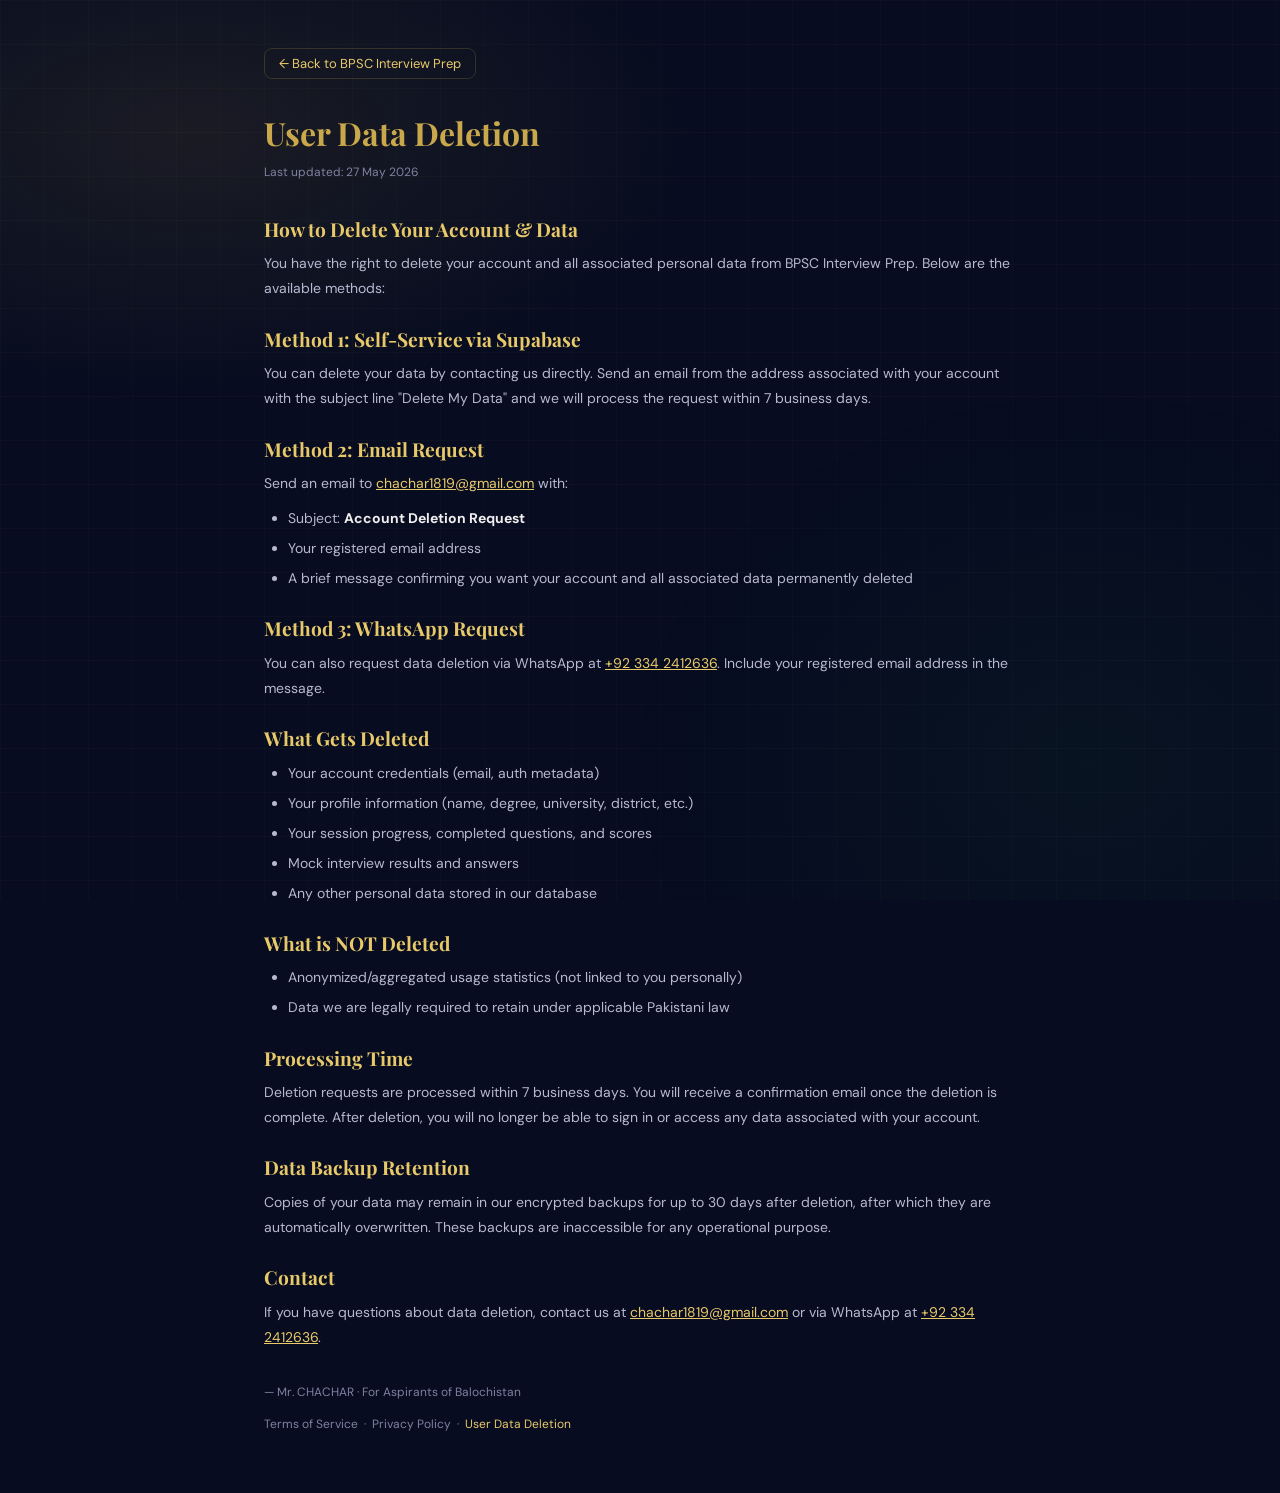
<file: src/delete-data.html>
<!DOCTYPE html>
<html lang="en">
<head>
<meta charset="UTF-8">
<meta name="viewport" content="width=device-width, initial-scale=1.0">
<title>User Data Deletion — BPSC Interview Prep</title>
<link href="https://fonts.googleapis.com/css2?family=Playfair+Display:wght@600;700;800&family=DM+Sans:wght@300;400;500;600&family=JetBrains+Mono:wght@400;500&display=swap" rel="stylesheet">
<style>
:root{--gold:#c9a84c;--gold-l:#e8c96a;--gold-d:#a07830;--navy:#0b1437;--navy2:#0f1a45;--navy3:#152060;--navy4:#1a2878;--em:#1a6b3c;--em-l:#27a05a;--em-d:#145530;--danger:#ef4444;--info:#0891b2;--amber:#f59e0b;--dark:#070c20;--dark2:#0a1028;--dark3:#0f1535;--dark4:#161e40;--border:rgba(201,168,76,0.1);--border2:rgba(201,168,76,0.2);--text:#f0eeee;--text2:#b8b8d0;--text3:#8080a0;--card:#0d1330}
*{box-sizing:border-box;margin:0;padding:0}
body{font-family:'DM Sans',sans-serif;background:var(--dark);color:var(--text);min-height:100vh;overflow-x:hidden}
.bg-fx{position:fixed;inset:0;z-index:0;pointer-events:none;background:radial-gradient(ellipse 70% 50% at 15% 15%,rgba(201,168,76,0.1) 0%,transparent 60%),radial-gradient(ellipse 60% 70% at 85% 85%,rgba(26,107,60,0.08) 0%,transparent 60%)}
.bg-grid{position:fixed;inset:0;z-index:0;pointer-events:none;background-image:linear-gradient(rgba(201,168,76,0.03) 1px,transparent 1px),linear-gradient(90deg,rgba(201,168,76,0.03) 1px,transparent 1px);background-size:44px 44px}
.page{position:relative;z-index:10;max-width:800px;margin:0 auto;padding:3rem 1.5rem}
h1{font-family:'Playfair Display',serif;font-size:2rem;color:var(--gold);margin-bottom:.5rem}
.updated{font-size:12px;color:var(--text3);margin-bottom:2rem}
h2{font-family:'Playfair Display',serif;font-size:1.2rem;color:var(--gold-l);margin:1.5rem 0 .6rem}
p,li{font-size:14px;line-height:1.8;color:var(--text2);margin-bottom:.6rem}
ul{padding-left:1.5rem;margin-bottom:1rem}
li{margin-bottom:.3rem}
strong{color:var(--text)}
.back{display:inline-block;margin-bottom:2rem;color:var(--gold-l);text-decoration:none;font-size:13px;border:1px solid var(--border2);padding:6px 14px;border-radius:8px;transition:all .15s}
.back:hover{background:rgba(201,168,76,0.1);border-color:var(--gold)}
</style>
</head>
<body>
<div class="bg-fx"></div><div class="bg-grid"></div>
<div class="page">
<a href="/" class="back">← Back to BPSC Interview Prep</a>
<h1>User Data Deletion</h1>
<p class="updated">Last updated: 27 May 2026</p>

<h2>How to Delete Your Account & Data</h2>
<p>You have the right to delete your account and all associated personal data from BPSC Interview Prep. Below are the available methods:</p>

<h2>Method 1: Self-Service via Supabase</h2>
<p>You can delete your data by contacting us directly. Send an email from the address associated with your account with the subject line "Delete My Data" and we will process the request within 7 business days.</p>

<h2>Method 2: Email Request</h2>
<p>Send an email to <a href="mailto:chachar1819@gmail.com" style="color:var(--gold-l)">chachar1819@gmail.com</a> with:</p>
<ul>
<li>Subject: <strong>Account Deletion Request</strong></li>
<li>Your registered email address</li>
<li>A brief message confirming you want your account and all associated data permanently deleted</li>
</ul>

<h2>Method 3: WhatsApp Request</h2>
<p>You can also request data deletion via WhatsApp at <a href="https://wa.me/923342412636" target="_blank" rel="noopener" style="color:var(--gold-l)">+92 334 2412636</a>. Include your registered email address in the message.</p>

<h2>What Gets Deleted</h2>
<ul>
<li>Your account credentials (email, auth metadata)</li>
<li>Your profile information (name, degree, university, district, etc.)</li>
<li>Your session progress, completed questions, and scores</li>
<li>Mock interview results and answers</li>
<li>Any other personal data stored in our database</li>
</ul>

<h2>What is NOT Deleted</h2>
<ul>
<li>Anonymized/aggregated usage statistics (not linked to you personally)</li>
<li>Data we are legally required to retain under applicable Pakistani law</li>
</ul>

<h2>Processing Time</h2>
<p>Deletion requests are processed within 7 business days. You will receive a confirmation email once the deletion is complete. After deletion, you will no longer be able to sign in or access any data associated with your account.</p>

<h2>Data Backup Retention</h2>
<p>Copies of your data may remain in our encrypted backups for up to 30 days after deletion, after which they are automatically overwritten. These backups are inaccessible for any operational purpose.</p>

<h2>Contact</h2>
<p>If you have questions about data deletion, contact us at <a href="mailto:chachar1819@gmail.com" style="color:var(--gold-l)">chachar1819@gmail.com</a> or via WhatsApp at <a href="https://wa.me/923342412636" target="_blank" rel="noopener" style="color:var(--gold-l)">+92 334 2412636</a>.</p>

<p style="margin-top:2rem;font-size:12px;color:var(--text3)">— Mr. CHACHAR · For Aspirants of Balochistan</p>
<p style="margin-top:8px;font-size:12px;color:var(--text3)">
  <a href="/terms" style="color:var(--text3);text-decoration:none">Terms of Service</a>
  &nbsp;·&nbsp;
  <a href="/privacy" style="color:var(--text3);text-decoration:none">Privacy Policy</a>
  &nbsp;·&nbsp;
  <a href="/delete-data" style="color:var(--gold-l);text-decoration:none">User Data Deletion</a>
</p>
</div>
</body>
</html>
</file>
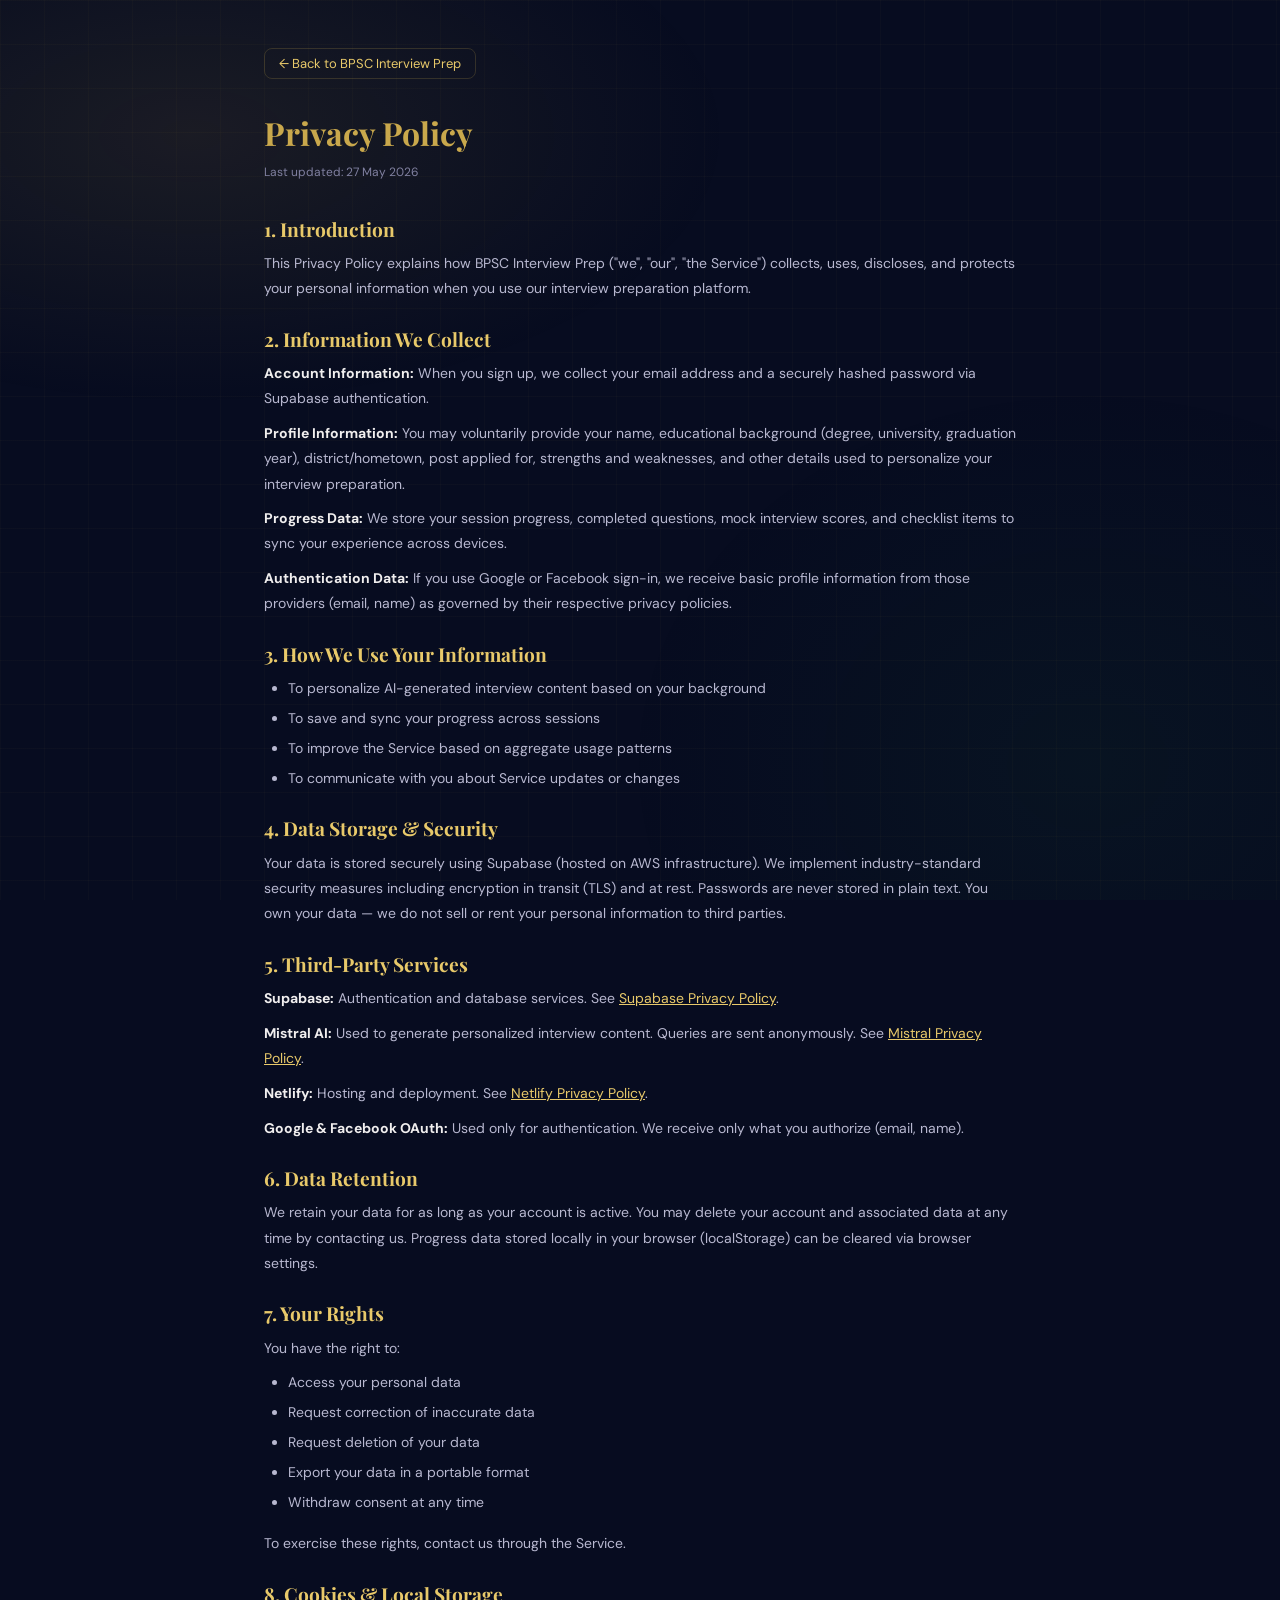
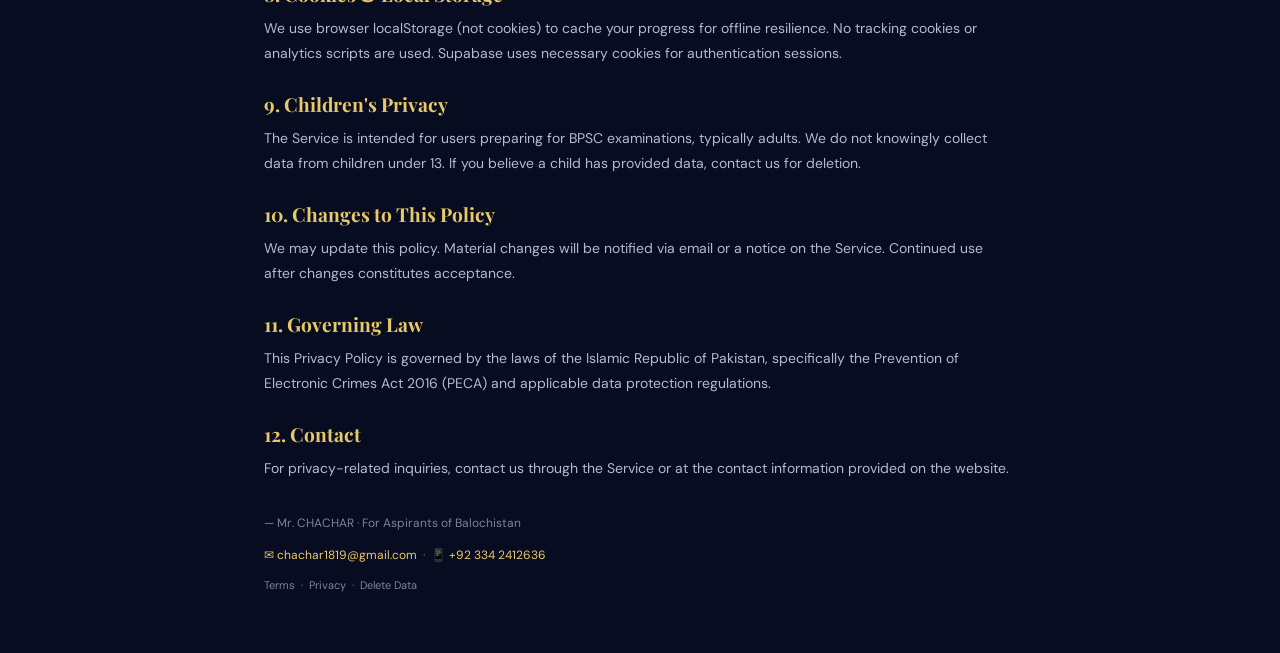
<file: src/privacy.html>
<!DOCTYPE html>
<html lang="en">
<head>
<meta charset="UTF-8">
<meta name="viewport" content="width=device-width, initial-scale=1.0">
<title>Privacy Policy — BPSC Interview Prep</title>
<link href="https://fonts.googleapis.com/css2?family=Playfair+Display:wght@600;700;800&family=DM+Sans:wght@300;400;500;600&family=JetBrains+Mono:wght@400;500&display=swap" rel="stylesheet">
<style>
:root{--gold:#c9a84c;--gold-l:#e8c96a;--gold-d:#a07830;--navy:#0b1437;--navy2:#0f1a45;--navy3:#152060;--navy4:#1a2878;--em:#1a6b3c;--em-l:#27a05a;--em-d:#145530;--danger:#ef4444;--info:#0891b2;--amber:#f59e0b;--dark:#070c20;--dark2:#0a1028;--dark3:#0f1535;--dark4:#161e40;--border:rgba(201,168,76,0.1);--border2:rgba(201,168,76,0.2);--text:#f0eeee;--text2:#b8b8d0;--text3:#8080a0;--card:#0d1330}
*{box-sizing:border-box;margin:0;padding:0}
body{font-family:'DM Sans',sans-serif;background:var(--dark);color:var(--text);min-height:100vh;overflow-x:hidden}
.bg-fx{position:fixed;inset:0;z-index:0;pointer-events:none;background:radial-gradient(ellipse 70% 50% at 15% 15%,rgba(201,168,76,0.1) 0%,transparent 60%),radial-gradient(ellipse 60% 70% at 85% 85%,rgba(26,107,60,0.08) 0%,transparent 60%)}
.bg-grid{position:fixed;inset:0;z-index:0;pointer-events:none;background-image:linear-gradient(rgba(201,168,76,0.03) 1px,transparent 1px),linear-gradient(90deg,rgba(201,168,76,0.03) 1px,transparent 1px);background-size:44px 44px}
.page{position:relative;z-index:10;max-width:800px;margin:0 auto;padding:3rem 1.5rem}
h1{font-family:'Playfair Display',serif;font-size:2rem;color:var(--gold);margin-bottom:.5rem}
.updated{font-size:12px;color:var(--text3);margin-bottom:2rem}
h2{font-family:'Playfair Display',serif;font-size:1.2rem;color:var(--gold-l);margin:1.5rem 0 .6rem}
p,li{font-size:14px;line-height:1.8;color:var(--text2);margin-bottom:.6rem}
ul{padding-left:1.5rem;margin-bottom:1rem}
li{margin-bottom:.3rem}
strong{color:var(--text)}
.back{display:inline-block;margin-bottom:2rem;color:var(--gold-l);text-decoration:none;font-size:13px;border:1px solid var(--border2);padding:6px 14px;border-radius:8px;transition:all .15s}
.back:hover{background:rgba(201,168,76,0.1);border-color:var(--gold)}
</style>
</head>
<body>
<div class="bg-fx"></div><div class="bg-grid"></div>
<div class="page">
<a href="/" class="back">← Back to BPSC Interview Prep</a>
<h1>Privacy Policy</h1>
<p class="updated">Last updated: 27 May 2026</p>

<h2>1. Introduction</h2>
<p>This Privacy Policy explains how BPSC Interview Prep ("we", "our", "the Service") collects, uses, discloses, and protects your personal information when you use our interview preparation platform.</p>

<h2>2. Information We Collect</h2>
<p><strong>Account Information:</strong> When you sign up, we collect your email address and a securely hashed password via Supabase authentication.</p>
<p><strong>Profile Information:</strong> You may voluntarily provide your name, educational background (degree, university, graduation year), district/hometown, post applied for, strengths and weaknesses, and other details used to personalize your interview preparation.</p>
<p><strong>Progress Data:</strong> We store your session progress, completed questions, mock interview scores, and checklist items to sync your experience across devices.</p>
<p><strong>Authentication Data:</strong> If you use Google or Facebook sign-in, we receive basic profile information from those providers (email, name) as governed by their respective privacy policies.</p>

<h2>3. How We Use Your Information</h2>
<ul>
<li>To personalize AI-generated interview content based on your background</li>
<li>To save and sync your progress across sessions</li>
<li>To improve the Service based on aggregate usage patterns</li>
<li>To communicate with you about Service updates or changes</li>
</ul>

<h2>4. Data Storage & Security</h2>
<p>Your data is stored securely using Supabase (hosted on AWS infrastructure). We implement industry-standard security measures including encryption in transit (TLS) and at rest. Passwords are never stored in plain text. You own your data — we do not sell or rent your personal information to third parties.</p>

<h2>5. Third-Party Services</h2>
<p><strong>Supabase:</strong> Authentication and database services. See <a href="https://supabase.com/privacy" style="color:var(--gold-l)" target="_blank" rel="noopener">Supabase Privacy Policy</a>.</p>
<p><strong>Mistral AI:</strong> Used to generate personalized interview content. Queries are sent anonymously. See <a href="https://mistral.ai/terms/" style="color:var(--gold-l)" target="_blank" rel="noopener">Mistral Privacy Policy</a>.</p>
<p><strong>Netlify:</strong> Hosting and deployment. See <a href="https://www.netlify.com/privacy/" style="color:var(--gold-l)" target="_blank" rel="noopener">Netlify Privacy Policy</a>.</p>
<p><strong>Google & Facebook OAuth:</strong> Used only for authentication. We receive only what you authorize (email, name).</p>

<h2>6. Data Retention</h2>
<p>We retain your data for as long as your account is active. You may delete your account and associated data at any time by contacting us. Progress data stored locally in your browser (localStorage) can be cleared via browser settings.</p>

<h2>7. Your Rights</h2>
<p>You have the right to:</p>
<ul>
<li>Access your personal data</li>
<li>Request correction of inaccurate data</li>
<li>Request deletion of your data</li>
<li>Export your data in a portable format</li>
<li>Withdraw consent at any time</li>
</ul>
<p>To exercise these rights, contact us through the Service.</p>

<h2>8. Cookies & Local Storage</h2>
<p>We use browser localStorage (not cookies) to cache your progress for offline resilience. No tracking cookies or analytics scripts are used. Supabase uses necessary cookies for authentication sessions.</p>

<h2>9. Children's Privacy</h2>
<p>The Service is intended for users preparing for BPSC examinations, typically adults. We do not knowingly collect data from children under 13. If you believe a child has provided data, contact us for deletion.</p>

<h2>10. Changes to This Policy</h2>
<p>We may update this policy. Material changes will be notified via email or a notice on the Service. Continued use after changes constitutes acceptance.</p>

<h2>11. Governing Law</h2>
<p>This Privacy Policy is governed by the laws of the Islamic Republic of Pakistan, specifically the Prevention of Electronic Crimes Act 2016 (PECA) and applicable data protection regulations.</p>

<h2>12. Contact</h2>
<p>For privacy-related inquiries, contact us through the Service or at the contact information provided on the website.</p>

<p style="margin-top:2rem;font-size:12px;color:var(--text3)">— Mr. CHACHAR · For Aspirants of Balochistan</p>
<p style="margin-top:8px;font-size:12px;color:var(--text3)">
  <a href="mailto:chachar1819@gmail.com" style="color:var(--gold-l);text-decoration:none">✉ chachar1819@gmail.com</a>
  &nbsp;·&nbsp;
  <a href="https://wa.me/923342412636" target="_blank" rel="noopener" style="color:var(--gold-l);text-decoration:none">📱 +92 334 2412636</a>
</p>
<p style="margin-top:8px;font-size:11px;color:var(--text3)">
  <a href="/terms" style="color:var(--text3);text-decoration:none">Terms</a>
  &nbsp;·&nbsp;
  <a href="/privacy" style="color:var(--text3);text-decoration:none">Privacy</a>
  &nbsp;·&nbsp;
  <a href="/delete-data" style="color:var(--text3);text-decoration:none">Delete Data</a>
</p>
</div>
</body>
</html>
</file>
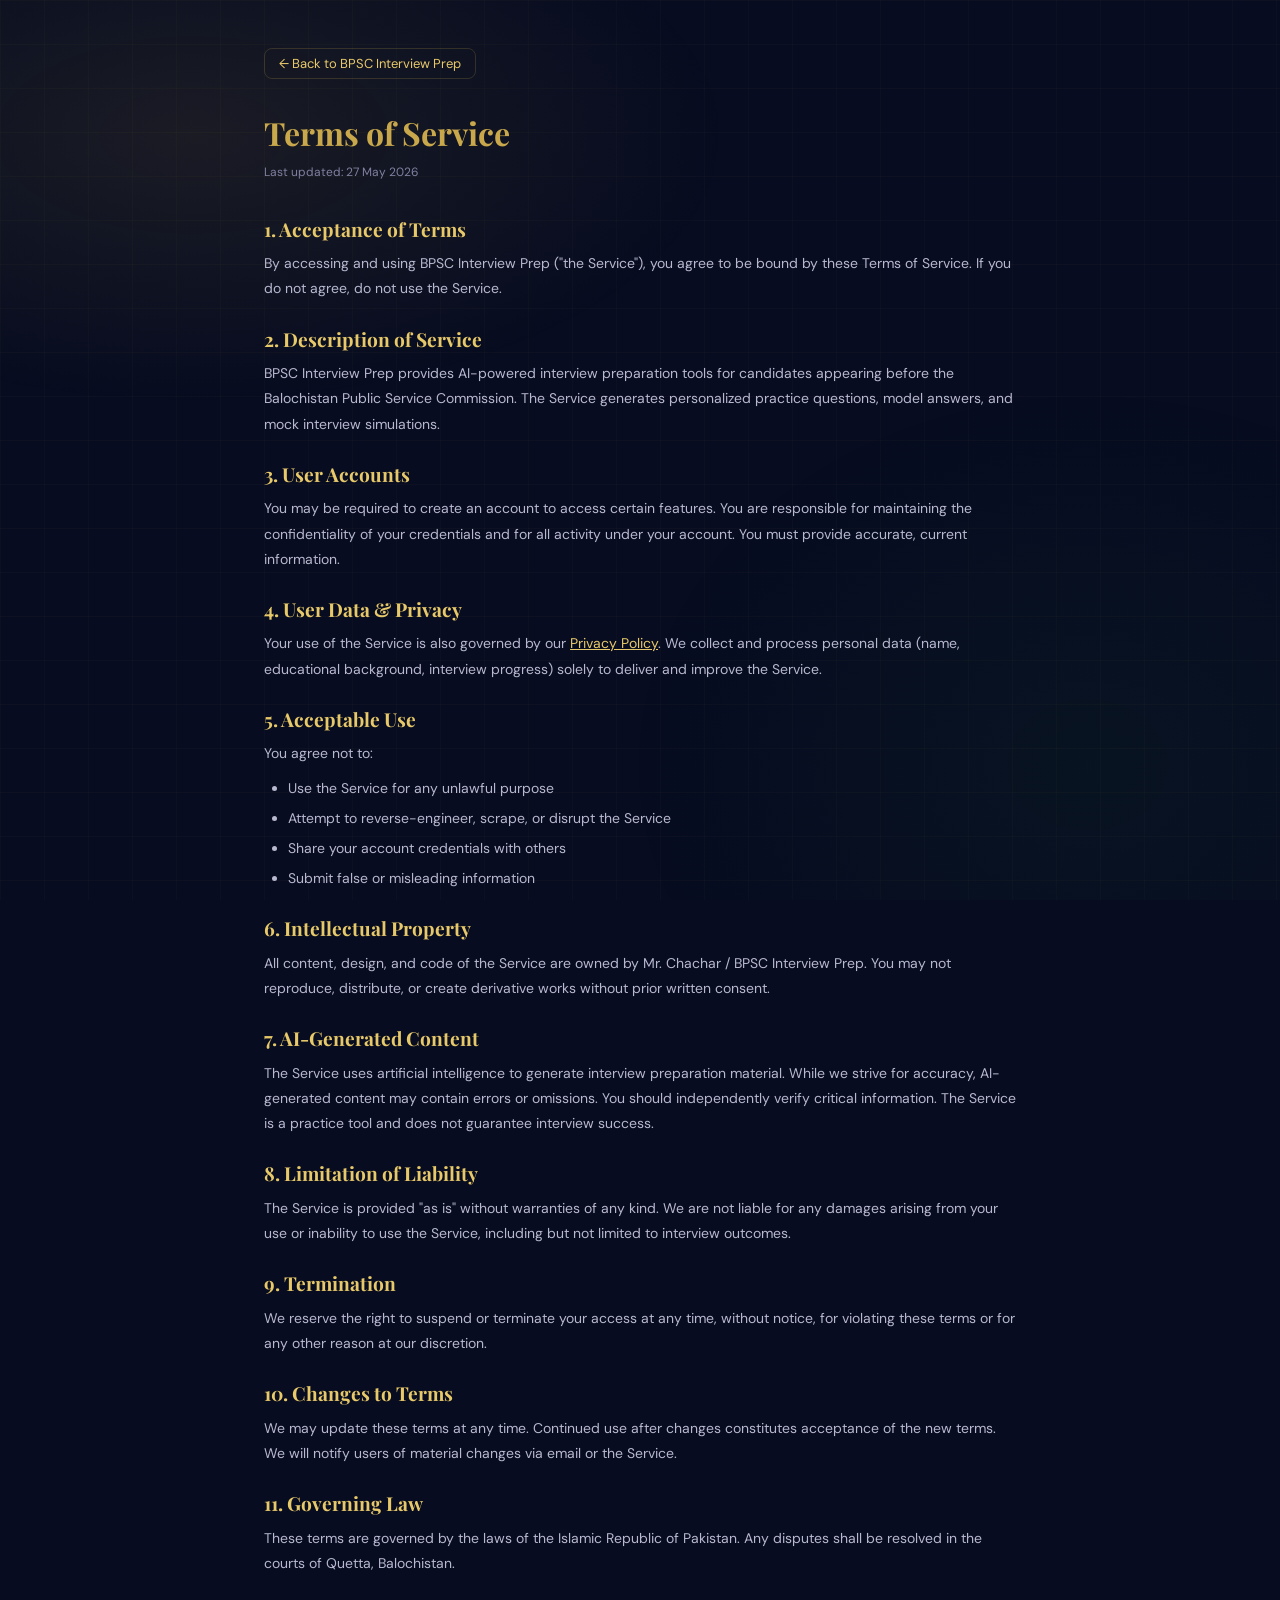
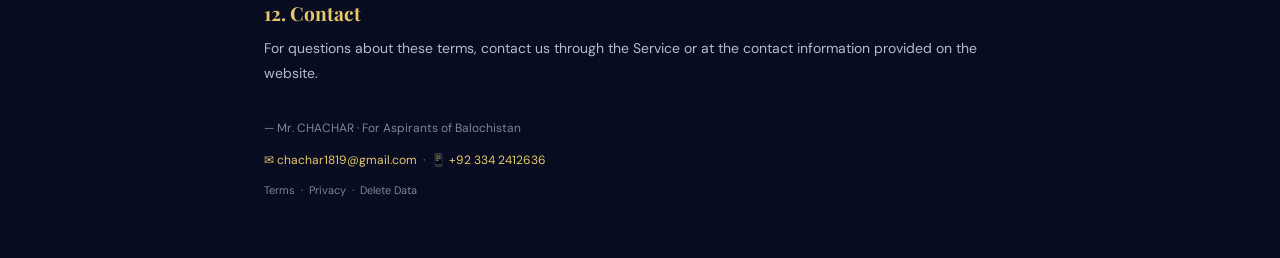
<file: src/terms.html>
<!DOCTYPE html>
<html lang="en">
<head>
<meta charset="UTF-8">
<meta name="viewport" content="width=device-width, initial-scale=1.0">
<title>Terms of Service — BPSC Interview Prep</title>
<link href="https://fonts.googleapis.com/css2?family=Playfair+Display:wght@600;700;800&family=DM+Sans:wght@300;400;500;600&family=JetBrains+Mono:wght@400;500&display=swap" rel="stylesheet">
<style>
:root{--gold:#c9a84c;--gold-l:#e8c96a;--gold-d:#a07830;--navy:#0b1437;--navy2:#0f1a45;--navy3:#152060;--navy4:#1a2878;--em:#1a6b3c;--em-l:#27a05a;--em-d:#145530;--danger:#ef4444;--info:#0891b2;--amber:#f59e0b;--dark:#070c20;--dark2:#0a1028;--dark3:#0f1535;--dark4:#161e40;--border:rgba(201,168,76,0.1);--border2:rgba(201,168,76,0.2);--text:#f0eeee;--text2:#b8b8d0;--text3:#8080a0;--card:#0d1330}
*{box-sizing:border-box;margin:0;padding:0}
body{font-family:'DM Sans',sans-serif;background:var(--dark);color:var(--text);min-height:100vh;overflow-x:hidden}
.bg-fx{position:fixed;inset:0;z-index:0;pointer-events:none;background:radial-gradient(ellipse 70% 50% at 15% 15%,rgba(201,168,76,0.1) 0%,transparent 60%),radial-gradient(ellipse 60% 70% at 85% 85%,rgba(26,107,60,0.08) 0%,transparent 60%)}
.bg-grid{position:fixed;inset:0;z-index:0;pointer-events:none;background-image:linear-gradient(rgba(201,168,76,0.03) 1px,transparent 1px),linear-gradient(90deg,rgba(201,168,76,0.03) 1px,transparent 1px);background-size:44px 44px}
.page{position:relative;z-index:10;max-width:800px;margin:0 auto;padding:3rem 1.5rem}
h1{font-family:'Playfair Display',serif;font-size:2rem;color:var(--gold);margin-bottom:.5rem}
.updated{font-size:12px;color:var(--text3);margin-bottom:2rem}
h2{font-family:'Playfair Display',serif;font-size:1.2rem;color:var(--gold-l);margin:1.5rem 0 .6rem}
p,li{font-size:14px;line-height:1.8;color:var(--text2);margin-bottom:.6rem}
ul{padding-left:1.5rem;margin-bottom:1rem}
li{margin-bottom:.3rem}
strong{color:var(--text)}
.back{display:inline-block;margin-bottom:2rem;color:var(--gold-l);text-decoration:none;font-size:13px;border:1px solid var(--border2);padding:6px 14px;border-radius:8px;transition:all .15s}
.back:hover{background:rgba(201,168,76,0.1);border-color:var(--gold)}
</style>
</head>
<body>
<div class="bg-fx"></div><div class="bg-grid"></div>
<div class="page">
<a href="/" class="back">← Back to BPSC Interview Prep</a>
<h1>Terms of Service</h1>
<p class="updated">Last updated: 27 May 2026</p>

<h2>1. Acceptance of Terms</h2>
<p>By accessing and using BPSC Interview Prep ("the Service"), you agree to be bound by these Terms of Service. If you do not agree, do not use the Service.</p>

<h2>2. Description of Service</h2>
<p>BPSC Interview Prep provides AI-powered interview preparation tools for candidates appearing before the Balochistan Public Service Commission. The Service generates personalized practice questions, model answers, and mock interview simulations.</p>

<h2>3. User Accounts</h2>
<p>You may be required to create an account to access certain features. You are responsible for maintaining the confidentiality of your credentials and for all activity under your account. You must provide accurate, current information.</p>

<h2>4. User Data & Privacy</h2>
<p>Your use of the Service is also governed by our <a href="/privacy" style="color:var(--gold-l)">Privacy Policy</a>. We collect and process personal data (name, educational background, interview progress) solely to deliver and improve the Service.</p>

<h2>5. Acceptable Use</h2>
<p>You agree not to:</p>
<ul>
<li>Use the Service for any unlawful purpose</li>
<li>Attempt to reverse-engineer, scrape, or disrupt the Service</li>
<li>Share your account credentials with others</li>
<li>Submit false or misleading information</li>
</ul>

<h2>6. Intellectual Property</h2>
<p>All content, design, and code of the Service are owned by Mr. Chachar / BPSC Interview Prep. You may not reproduce, distribute, or create derivative works without prior written consent.</p>

<h2>7. AI-Generated Content</h2>
<p>The Service uses artificial intelligence to generate interview preparation material. While we strive for accuracy, AI-generated content may contain errors or omissions. You should independently verify critical information. The Service is a practice tool and does not guarantee interview success.</p>

<h2>8. Limitation of Liability</h2>
<p>The Service is provided "as is" without warranties of any kind. We are not liable for any damages arising from your use or inability to use the Service, including but not limited to interview outcomes.</p>

<h2>9. Termination</h2>
<p>We reserve the right to suspend or terminate your access at any time, without notice, for violating these terms or for any other reason at our discretion.</p>

<h2>10. Changes to Terms</h2>
<p>We may update these terms at any time. Continued use after changes constitutes acceptance of the new terms. We will notify users of material changes via email or the Service.</p>

<h2>11. Governing Law</h2>
<p>These terms are governed by the laws of the Islamic Republic of Pakistan. Any disputes shall be resolved in the courts of Quetta, Balochistan.</p>

<h2>12. Contact</h2>
<p>For questions about these terms, contact us through the Service or at the contact information provided on the website.</p>

<p style="margin-top:2rem;font-size:12px;color:var(--text3)">— Mr. CHACHAR · For Aspirants of Balochistan</p>
<p style="margin-top:8px;font-size:12px;color:var(--text3)">
  <a href="mailto:chachar1819@gmail.com" style="color:var(--gold-l);text-decoration:none">✉ chachar1819@gmail.com</a>
  &nbsp;·&nbsp;
  <a href="https://wa.me/923342412636" target="_blank" rel="noopener" style="color:var(--gold-l);text-decoration:none">📱 +92 334 2412636</a>
</p>
<p style="margin-top:8px;font-size:11px;color:var(--text3)">
  <a href="/terms" style="color:var(--text3);text-decoration:none">Terms</a>
  &nbsp;·&nbsp;
  <a href="/privacy" style="color:var(--text3);text-decoration:none">Privacy</a>
  &nbsp;·&nbsp;
  <a href="/delete-data" style="color:var(--text3);text-decoration:none">Delete Data</a>
</p>
</div>
</body>
</html>
</file>
